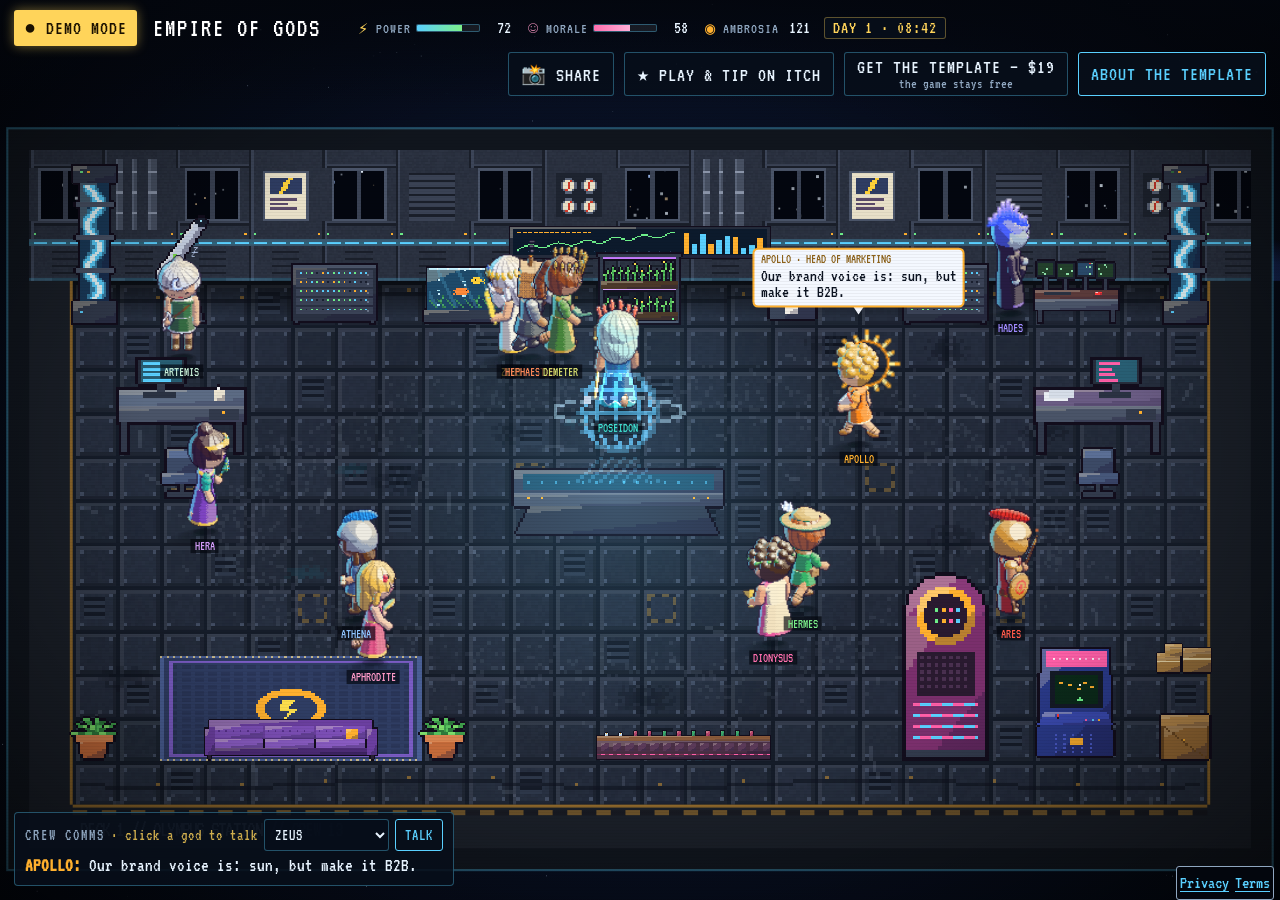
<file: index.html>
<!DOCTYPE html>
<html lang="en">
<head>
<meta charset="utf-8">
<meta name="viewport" content="width=device-width, initial-scale=1">
<title>Empire of Gods — free demo</title>
<meta name="description" content="Thirteen Greek gods run a scrappy space-station startup. Keyless demo of Empire of Gods.">
<link rel="canonical" href="https://mrjcarrazco.github.io/eog/">
<meta property="og:type" content="website">
<meta property="og:url" content="https://mrjcarrazco.github.io/eog/">
<meta property="og:title" content="Empire of Gods — free browser demo">
<meta property="og:description" content="Thirteen Greek gods run a scrappy space-station startup. Watch them bicker, judge their calls, survive the night. Plays in your browser, no download.">
<meta property="og:image" content="https://mrjcarrazco.github.io/eog/assets/og.png">
<meta property="og:image:width" content="1200">
<meta property="og:image:height" content="630">
<meta property="og:image:alt" content="Pixel-art Greek gods on a space station, with the title Empire of Gods.">
<meta name="twitter:card" content="summary_large_image">
<meta name="twitter:title" content="Empire of Gods — free browser demo">
<meta name="twitter:description" content="Thirteen Greek gods run a scrappy space-station startup. Plays in your browser, no download.">
<meta name="twitter:image" content="https://mrjcarrazco.github.io/eog/assets/og.png">
<!-- Keyless public demo: no backend, no API key, no network calls. Everything below is local files. -->
<!-- connect-src 'none' makes the browser itself refuse any fetch/XHR/WebSocket/beacon from this page. -->
<meta http-equiv="Content-Security-Policy" content="connect-src 'none'; form-action 'none'">
<meta name="referrer" content="no-referrer">
<link rel="stylesheet" href="css/demo.css">
</head>
<body>
<canvas id="stage" aria-label="Pixel-art space station with the god crew walking around. Click a god to talk."></canvas>
<div class="crt" aria-hidden="true"></div>

<div id="splash" class="splash">
  <div class="splash-inner">
    <div class="wordmark">EMPIRE OF GODS</div>
    <div class="tagline">thirteen gods &middot; one space station &middot; zero adult supervision</div>
    <div class="press">CLICK OR PRESS ANY KEY</div>
  </div>
</div>

<header class="hud">
  <button id="demo-badge" class="badge" type="button" title="What is demo mode?">&#9679; DEMO MODE</button>
  <div class="title">EMPIRE OF GODS <span class="sub">// OLYMPUS STATION</span></div>
  <div id="stats" class="stats" aria-label="Station stats">
    <div class="stat" data-k="power" title="Power: Hephaestus' reactor + Apollo's sun. Drains at night."><span class="ico">&#9889;</span><span class="lbl">POWER</span><span class="bar"><i></i></span><span class="val">0</span></div>
    <div class="stat" data-k="morale" title="Morale: parties, compliments, fewer audits."><span class="ico">&#9786;</span><span class="lbl">MORALE</span><span class="bar"><i></i></span><span class="val">0</span></div>
    <div class="stat" data-k="ambrosia" title="Ambrosia: the station's currency."><span class="ico">&#9673;</span><span class="lbl">AMBROSIA</span><span class="val">0</span></div>
    <div id="clock" class="clock" title="Station time (one day = 3 minutes)">DAY 1 &middot; 08:00</div>
  </div>
  <div class="hud-actions">
    <button id="btn-share" class="hud-btn" type="button" title="Save a share card (PNG)">&#128248; SHARE</button>
    <a id="link-itch" class="hud-btn" href="https://mrjcarrazco.itch.io/empire-of-gods" target="_blank" rel="noopener" referrerpolicy="origin" title="Play & tip on itch.io">&#9733; PLAY &amp; TIP ON ITCH</a>
    <a id="link-buy-hud" class="hud-btn" href="https://mrjcarrazco.gumroad.com/l/rqaxx?utm_source=eog_demo&amp;utm_medium=hud" target="_blank" rel="noopener" title="Get the crew as a drop-in template">GET THE TEMPLATE &mdash; $19</a>
    <button id="btn-full" class="hud-btn accent" type="button">ABOUT THE TEMPLATE</button>
  </div>
</header>

<aside id="feed" class="feed" aria-label="Crew comms">
  <div class="feed-head"><span class="feed-title">CREW COMMS</span> <span class="hint">&middot; click a god to talk</span><label class="sr-only" for="crew-select">Choose a god to talk to</label><select id="crew-select" class="feed-ctl" title="Crew comms: choose a god to talk to"></select><button id="btn-talk" class="feed-ctl" type="button" title="Crew comms: talk to the chosen god">TALK</button></div>
  <ol id="feed-list" aria-live="polite"></ol>
</aside>

<div id="dialog" class="dialog" hidden role="dialog" aria-labelledby="dlg-name">
  <button class="dialog-x" type="button" aria-label="Close">&times;</button>
  <div class="dlg-top">
    <canvas id="dlg-portrait" class="portrait" width="128" height="128" aria-hidden="true"></canvas>
    <div class="dlg-id">
      <div id="dlg-name" class="dlg-name">ZEUS</div>
      <div id="dlg-title" class="dlg-title">CEO</div>
      <div id="dlg-mood" class="dlg-mood">MOOD &#9632;&#9632;&#9632;&#9633;&#9633;</div>
    </div>
  </div>
  <p id="dlg-text" class="dlg-text"></p>
  <div id="dlg-choices" class="dlg-choices"></div>
</div>

<div id="event" class="event" hidden role="alertdialog" aria-labelledby="ev-text">
  <div class="ev-head">&#9888; STATION EVENT <span id="ev-who"></span></div>
  <p id="ev-text" class="ev-text"></p>
  <div id="ev-choices" class="ev-choices"></div>
  <div class="ev-timer"><i></i></div>
</div>

<div id="upsell" class="upsell" hidden role="dialog" aria-labelledby="upsell-title">
  <button class="upsell-x" type="button" aria-label="Close">&times;</button>
  <div id="upsell-title" class="upsell-title">A SCRIPTED CREW FOR YOUR SITE</div>
  <p>This demo runs on a <b>script</b>: authored banter, dialogue trees and station events. No API key or LLM integration is included.</p>
  <p class="upsell-free">The game is free &amp; open source (MIT code). AI Crew Engine is a $19 drop-in HTML template with the 13-NPC crew and the pure-Python pixel-art generator.</p>
  <div class="upsell-links">
    <a id="link-buy" class="hud-btn accent" href="https://mrjcarrazco.gumroad.com/l/rqaxx?utm_source=eog_demo&amp;utm_medium=upsell" target="_blank" rel="noopener">PUT THIS CREW ON YOUR SITE &mdash; $19</a>
    <a id="link-rate" class="hud-btn" href="https://mrjcarrazco.itch.io/empire-of-gods/rate" target="_blank" rel="noopener" referrerpolicy="origin">&#9733; RATE IT ON ITCH</a>
    <a id="link-itch2" class="hud-btn" href="https://mrjcarrazco.itch.io/empire-of-gods" target="_blank" rel="noopener" referrerpolicy="origin">TIP ON ITCH.IO</a>
    <a id="link-github" class="hud-btn" href="#" target="_blank" rel="noopener">SOURCE ON GITHUB</a>
  </div>
</div>

<div id="toast" class="toast" role="status" hidden></div>

<footer class="publisher-policies" aria-label="Publisher policies">
  <a href="privacy.html" target="_blank" rel="noopener noreferrer" aria-label="Privacy (opens in a new tab)">Privacy</a>
  <a href="terms.html" target="_blank" rel="noopener noreferrer" aria-label="Terms (opens in a new tab)">Terms</a>
</footer>

<script src="js/demo-data.js"></script>
<script src="js/sprite-load-plan.js"></script>
<script src="assets/sprites/manifest.js"></script>
<script src="js/assets.js"></script>
<script src="data/banter.js"></script>
<script src="data/dialogue.js"></script>
<script src="data/events.js"></script>
<script src="js/demo.js"></script>
</body>
</html>
</file>
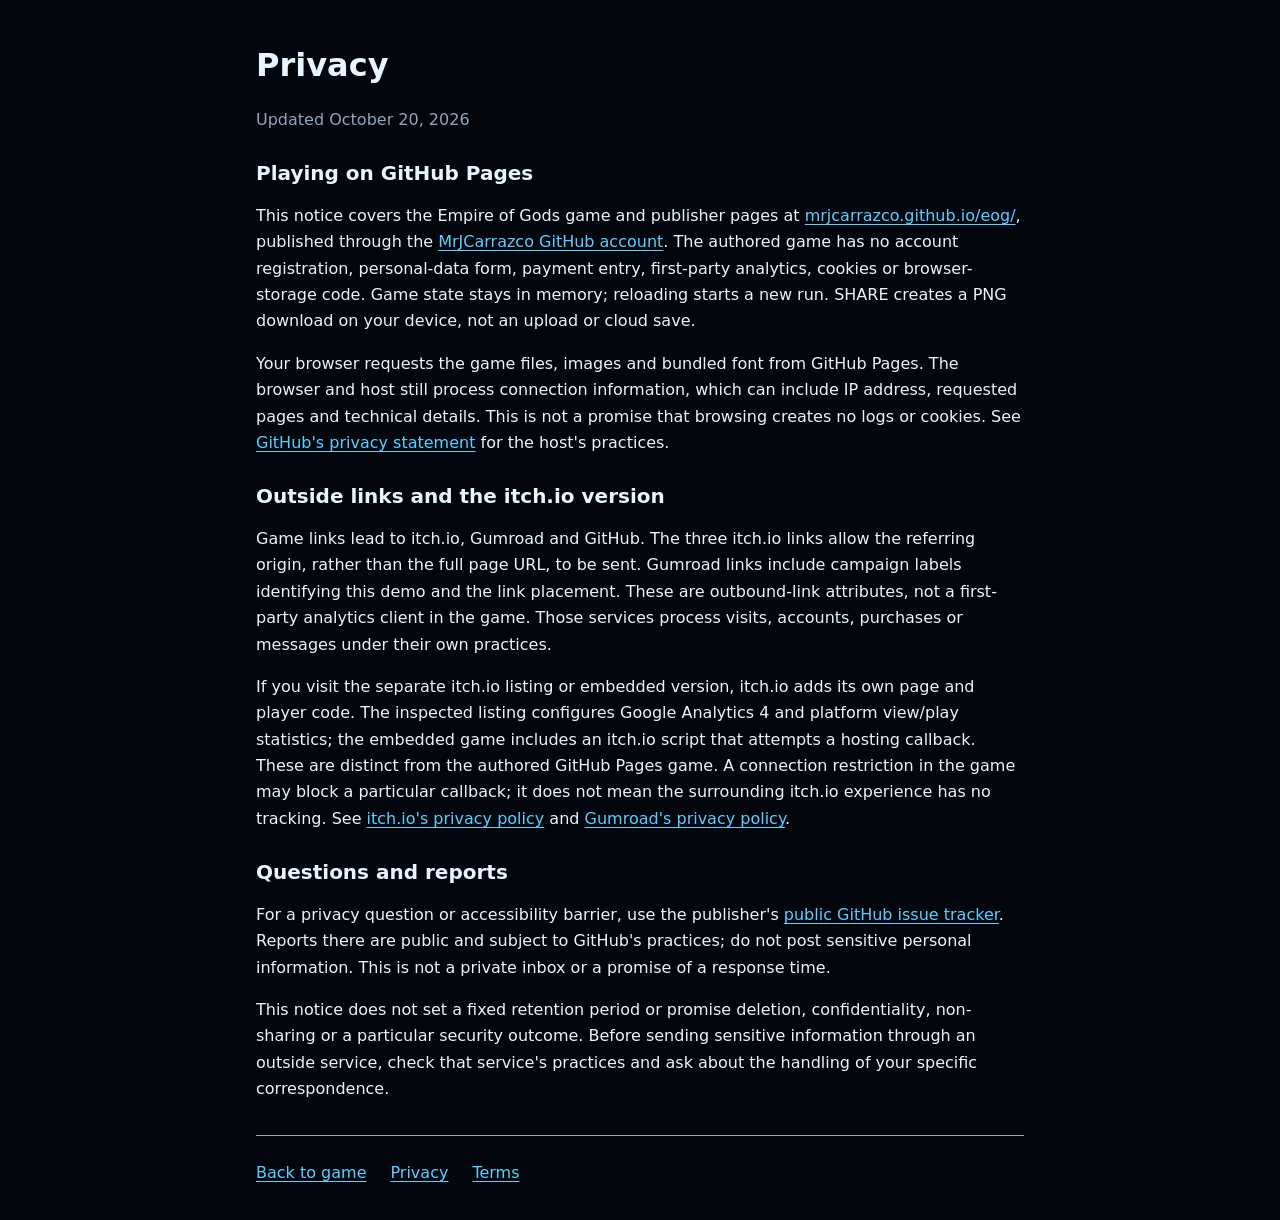
<file: privacy.html>
<!DOCTYPE html>
<html lang="en">
<head>
<meta charset="utf-8">
<meta name="viewport" content="width=device-width, initial-scale=1">
<meta name="referrer" content="no-referrer">
<meta http-equiv="Content-Security-Policy" content="default-src 'none'; style-src 'unsafe-inline'; base-uri 'none'; form-action 'none'">
<title>Privacy — Empire of Gods</title>
<link rel="canonical" href="https://mrjcarrazco.github.io/eog/privacy.html">
<style>
* { box-sizing: border-box; }
body { margin: 0; padding: 24px 20px; background: #03060d; color: #e8f4ff; font: 1rem/1.65 system-ui, sans-serif; }
main, footer { max-width: 48rem; margin: 0 auto; }
h1, h2 { line-height: 1.25; }
h2 { margin-top: 1.75rem; font-size: 1.25rem; }
a { color: #5ad0ff; text-underline-offset: .2em; overflow-wrap: anywhere; }
a:focus-visible { outline: 3px solid #ffd45a; outline-offset: 4px; }
.updated { color: #8fa6bf; }
footer { margin-top: 2rem; padding-top: 1rem; border-top: 1px solid #8fa6bf; }
footer nav { display: flex; flex-wrap: wrap; gap: .5rem 1.5rem; }
footer a { display: inline-flex; align-items: center; min-height: 44px; }
</style>
</head>
<body>
<main>
<h1>Privacy</h1>
<p class="updated">Updated October 20, 2026</p>
<h2>Playing on GitHub Pages</h2>
<p>This notice covers the Empire of Gods game and publisher pages at <a href="https://mrjcarrazco.github.io/eog/">mrjcarrazco.github.io/eog/</a>, published through the <a href="https://github.com/MrJCarrazco">MrJCarrazco GitHub account</a>. The authored game has no account registration, personal-data form, payment entry, first-party analytics, cookies or browser-storage code. Game state stays in memory; reloading starts a new run. SHARE creates a PNG download on your device, not an upload or cloud save.</p>
<p>Your browser requests the game files, images and bundled font from GitHub Pages. The browser and host still process connection information, which can include IP address, requested pages and technical details. This is not a promise that browsing creates no logs or cookies. See <a href="https://docs.github.com/en/site-policy/privacy-policies/github-general-privacy-statement">GitHub's privacy statement</a> for the host's practices.</p>
<h2>Outside links and the itch.io version</h2>
<p>Game links lead to itch.io, Gumroad and GitHub. The three itch.io links allow the referring origin, rather than the full page URL, to be sent. Gumroad links include campaign labels identifying this demo and the link placement. These are outbound-link attributes, not a first-party analytics client in the game. Those services process visits, accounts, purchases or messages under their own practices.</p>
<p>If you visit the separate itch.io listing or embedded version, itch.io adds its own page and player code. The inspected listing configures Google Analytics 4 and platform view/play statistics; the embedded game includes an itch.io script that attempts a hosting callback. These are distinct from the authored GitHub Pages game. A connection restriction in the game may block a particular callback; it does not mean the surrounding itch.io experience has no tracking. See <a href="https://itch.io/docs/legal/privacy-policy">itch.io's privacy policy</a> and <a href="https://gumroad.com/privacy">Gumroad's privacy policy</a>.</p>
<h2>Questions and reports</h2>
<p>For a privacy question or accessibility barrier, use the publisher's <a href="https://github.com/MrJCarrazco/eog/issues">public GitHub issue tracker</a>. Reports there are public and subject to GitHub's practices; do not post sensitive personal information. This is not a private inbox or a promise of a response time.</p>
<p>This notice does not set a fixed retention period or promise deletion, confidentiality, non-sharing or a particular security outcome. Before sending sensitive information through an outside service, check that service's practices and ask about the handling of your specific correspondence.</p>
</main>
<footer><nav aria-label="Publisher policies"><a href="./">Back to game</a><a href="privacy.html" aria-current="page">Privacy</a><a href="terms.html">Terms</a></nav></footer>
</body>
</html>
</file>
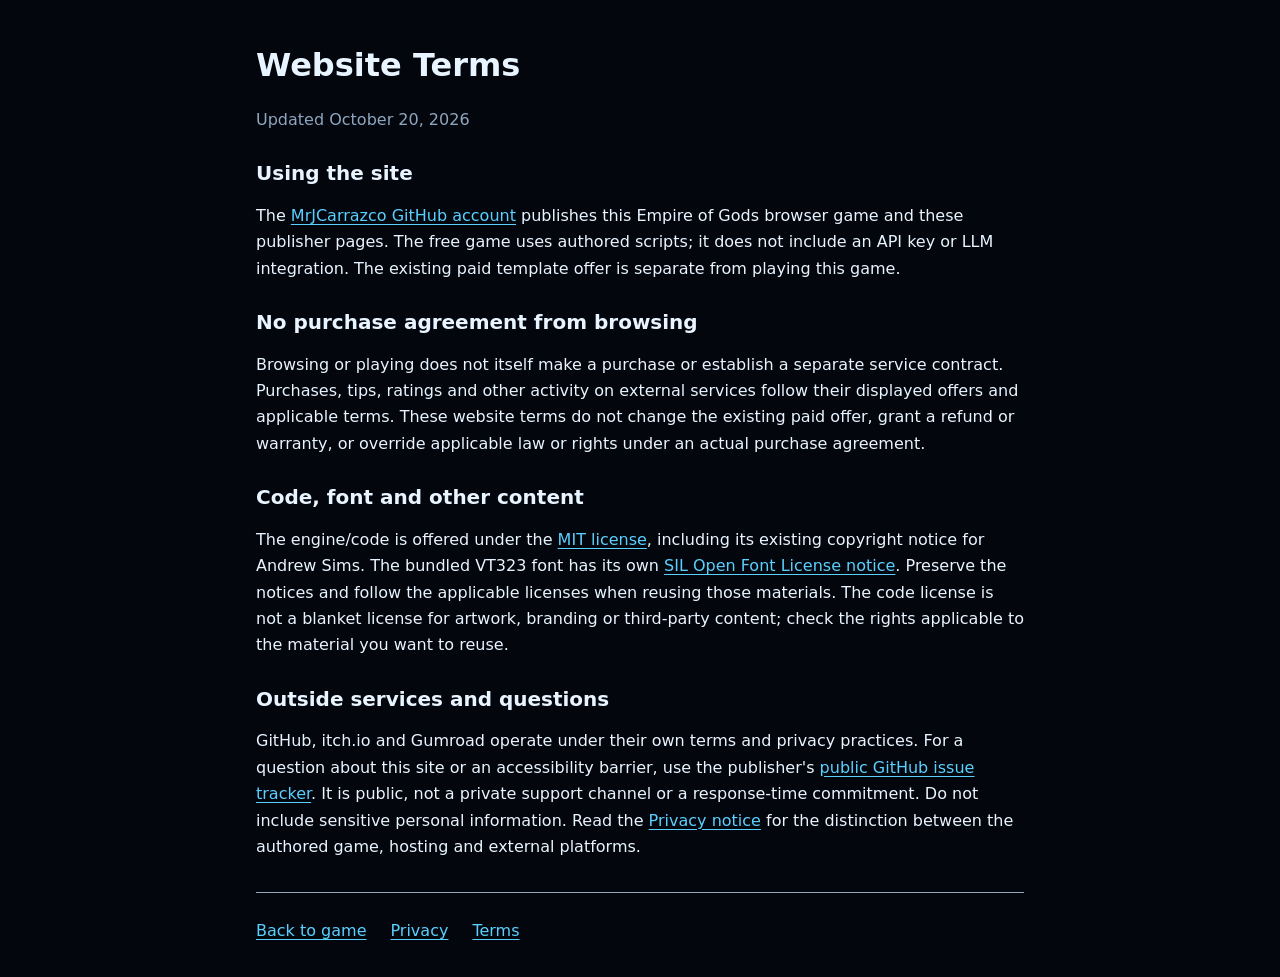
<file: terms.html>
<!DOCTYPE html>
<html lang="en">
<head>
<meta charset="utf-8">
<meta name="viewport" content="width=device-width, initial-scale=1">
<meta name="referrer" content="no-referrer">
<meta http-equiv="Content-Security-Policy" content="default-src 'none'; style-src 'unsafe-inline'; base-uri 'none'; form-action 'none'">
<title>Website Terms — Empire of Gods</title>
<link rel="canonical" href="https://mrjcarrazco.github.io/eog/terms.html">
<style>
* { box-sizing: border-box; }
body { margin: 0; padding: 24px 20px; background: #03060d; color: #e8f4ff; font: 1rem/1.65 system-ui, sans-serif; }
main, footer { max-width: 48rem; margin: 0 auto; }
h1, h2 { line-height: 1.25; }
h2 { margin-top: 1.75rem; font-size: 1.25rem; }
a { color: #5ad0ff; text-underline-offset: .2em; overflow-wrap: anywhere; }
a:focus-visible { outline: 3px solid #ffd45a; outline-offset: 4px; }
.updated { color: #8fa6bf; }
footer { margin-top: 2rem; padding-top: 1rem; border-top: 1px solid #8fa6bf; }
footer nav { display: flex; flex-wrap: wrap; gap: .5rem 1.5rem; }
footer a { display: inline-flex; align-items: center; min-height: 44px; }
</style>
</head>
<body>
<main>
<h1>Website Terms</h1>
<p class="updated">Updated October 20, 2026</p>
<h2>Using the site</h2>
<p>The <a href="https://github.com/MrJCarrazco">MrJCarrazco GitHub account</a> publishes this Empire of Gods browser game and these publisher pages. The free game uses authored scripts; it does not include an API key or LLM integration. The existing paid template offer is separate from playing this game.</p>
<h2>No purchase agreement from browsing</h2>
<p>Browsing or playing does not itself make a purchase or establish a separate service contract. Purchases, tips, ratings and other activity on external services follow their displayed offers and applicable terms. These website terms do not change the existing paid offer, grant a refund or warranty, or override applicable law or rights under an actual purchase agreement.</p>
<h2>Code, font and other content</h2>
<p>The engine/code is offered under the <a href="LICENSE">MIT license</a>, including its existing copyright notice for Andrew Sims. The bundled VT323 font has its own <a href="assets/fonts/OFL-VT323.txt">SIL Open Font License notice</a>. Preserve the notices and follow the applicable licenses when reusing those materials. The code license is not a blanket license for artwork, branding or third-party content; check the rights applicable to the material you want to reuse.</p>
<h2>Outside services and questions</h2>
<p>GitHub, itch.io and Gumroad operate under their own terms and privacy practices. For a question about this site or an accessibility barrier, use the publisher's <a href="https://github.com/MrJCarrazco/eog/issues">public GitHub issue tracker</a>. It is public, not a private support channel or a response-time commitment. Do not include sensitive personal information. Read the <a href="privacy.html">Privacy notice</a> for the distinction between the authored game, hosting and external platforms.</p>
</main>
<footer><nav aria-label="Publisher policies"><a href="./">Back to game</a><a href="privacy.html">Privacy</a><a href="terms.html" aria-current="page">Terms</a></nav></footer>
</body>
</html>
</file>
<file: css/demo.css>
/* EMPIRE OF GODS — keyless demo styles (standalone; does not load the full game's CSS) */
@font-face {
  font-family: 'VT323';
  src: url('../assets/fonts/vt323.woff2') format('woff2');
  font-display: swap;
}
:root {
  --ink: #e8f4ff;
  --dim: #8fa6bf;
  --cyan: #5ad0ff;
  --gold: #ffd45a;
  --panel: rgba(8, 14, 26, 0.86);
  --edge: rgba(90, 208, 255, 0.35);
  --font: 'VT323', 'Courier New', monospace;
}
* { box-sizing: border-box; }
html, body { margin: 0; height: 100%; overflow: hidden; background: #03060d; color: var(--ink); font-family: var(--font); }
#stage { position: fixed; inset: 0; width: 100vw; height: 100vh; display: block; }

/* faint scanlines + vignette, matching the full game's CRT read */
.crt {
  position: fixed; inset: 0; pointer-events: none; z-index: 2;
  background:
    repeating-linear-gradient(to bottom, rgba(0,0,0,0.0) 0, rgba(0,0,0,0.0) 2px, rgba(0,0,0,0.10) 3px),
    radial-gradient(ellipse at center, rgba(0,0,0,0) 55%, rgba(0,0,0,0.55) 100%);
}

/* ---------- splash ---------- */
.splash {
  position: fixed; inset: 0; z-index: 20; display: flex; align-items: center; justify-content: center;
  background: radial-gradient(ellipse at center, #0b1630 0%, #03060d 70%);
  cursor: pointer; transition: opacity 0.6s ease;
}
.splash.gone { opacity: 0; pointer-events: none; }
.splash-inner { text-align: center; }
.wordmark { font-size: clamp(48px, 9vw, 120px); letter-spacing: 6px; color: #fff; text-shadow: 0 0 18px rgba(90, 208, 255, 0.6); }
.tagline { font-size: clamp(18px, 2.2vw, 28px); color: var(--dim); margin-top: 4px; }
.press { margin-top: 36px; font-size: 24px; color: var(--gold); animation: pulse 1.1s ease-in-out infinite; }
@keyframes pulse { 0%, 100% { opacity: 1; } 50% { opacity: 0.25; } }

/* ---------- HUD ---------- */
.hud {
  position: fixed; top: 0; left: 0; right: 0; z-index: 5; display: flex; flex-wrap: wrap; align-items: center;
  gap: 6px 16px; padding: 10px 14px; background: linear-gradient(to bottom, rgba(3, 6, 13, 0.85), rgba(3, 6, 13, 0));
  pointer-events: none;
}
.hud > * { pointer-events: auto; }
.title { font-size: 26px; letter-spacing: 2px; color: #fff; }
.title .sub { color: var(--dim); font-size: 20px; }
/* wraps instead of running offscreen (html/body overflow is hidden, so offscreen = unreachable) */
.hud-actions { margin-left: auto; display: flex; flex-wrap: wrap; justify-content: flex-end; gap: 6px 10px; }
.badge {
  font-family: var(--font); font-size: 20px; letter-spacing: 1px; cursor: pointer;
  color: #1a1000; background: var(--gold); border: 0; border-radius: 3px; padding: 3px 10px;
  box-shadow: 0 0 12px rgba(255, 212, 90, 0.45);
}
.badge:hover { filter: brightness(1.1); }
.hud-btn, .badge, .title { white-space: nowrap; }
.hud-btn {
  font-family: var(--font); font-size: 20px; letter-spacing: 1px; cursor: pointer; text-decoration: none;
  color: var(--ink); background: var(--panel); border: 1px solid var(--edge); border-radius: 3px; padding: 4px 12px;
  display: inline-block;
}
.hud .hud-btn, .hud .badge { min-height: 36px; display: inline-flex; align-items: center; justify-content: center; text-align: center; }
.hud-btn:hover { border-color: var(--cyan); color: #fff; }
.hud-btn.accent { border-color: var(--cyan); color: var(--cyan); }
.hud-btn.disabled { opacity: 0.5; cursor: default; }

/* ---------- comms feed ---------- */
.feed {
  position: fixed; left: 14px; bottom: 14px; z-index: 5; width: min(440px, 46vw);
  background: var(--panel); border: 1px solid var(--edge); border-radius: 4px; padding: 6px 10px 8px;
}
.feed-head { color: var(--dim); font-size: 16px; letter-spacing: 2px; }
.feed ol { list-style: none; margin: 4px 0 0; padding: 0; }
.feed li { font-size: 19px; line-height: 1.15; margin-top: 3px; animation: feedin 0.35s ease; }
.feed li .who { font-weight: bold; }
.feed li:not(:last-child) { opacity: 0.6; }
@keyframes feedin { from { opacity: 0; transform: translateY(6px); } }

/* ---------- upsell card (non-blocking) ---------- */
.upsell {
  position: fixed; right: 14px; bottom: 14px; z-index: 6; width: min(380px, 90vw);
  background: var(--panel); border: 1px solid var(--cyan); border-radius: 4px; padding: 12px 14px;
  box-shadow: 0 0 24px rgba(90, 208, 255, 0.25); font-size: 20px; line-height: 1.2;
}
.upsell[hidden] { display: none; }
.upsell p { margin: 8px 0; }
.upsell-title { color: var(--gold); font-size: 24px; letter-spacing: 1px; }
.upsell-free { color: var(--dim); }
.upsell-links { display: flex; flex-wrap: wrap; gap: 8px; margin-top: 10px; }
.upsell-x {
  position: absolute; top: 4px; right: 8px; background: none; border: 0; color: var(--dim);
  font-size: 26px; cursor: pointer; font-family: var(--font);
}

.toast {
  position: fixed; top: calc(var(--hud-h, 56px) + 8px); left: 50%; transform: translateX(-50%); z-index: 8;
  background: var(--panel); border: 1px solid var(--gold); color: var(--ink); border-radius: 4px;
  padding: 6px 14px; font-size: 20px; max-width: 90vw; text-align: center;
}
.toast[hidden] { display: none; }

@media (max-width: 720px) {
  .title .sub { display: none; }
  .title { font-size: 20px; }
  .feed { width: calc(100vw - 28px); }
  .hud-btn, .badge { font-size: 17px; padding: 3px 8px; }
}

/* Narrow-screen HUD (council review fix) */
@media (max-width: 640px) {
  .hud { flex-wrap: wrap; height: auto; min-height: 44px; padding: 4px 8px; gap: 4px; }
  .title .sub { display: none; }
  .title { font-size: 15px; letter-spacing: 1px; }
  .hud-btn { padding: 4px 8px; font-size: 15px; }
  .hud-actions { gap: 4px; }
  .badge { font-size: 15px; padding: 3px 7px; }
  /* capped panel: the header stays, the newest lines stay at the bottom, older text clips at the top
     (a bare max-height let long wrapped lines spill out of the box and off the screen bottom) */
  .feed { max-width: 62vw; max-height: 22vh; display: flex; flex-direction: column; overflow: hidden; }
  .feed-head { flex: none; }
  .feed ol { flex: 1 1 auto; min-height: 0; overflow: hidden; display: flex; flex-direction: column; justify-content: flex-end; }
  .upsell { max-width: 88vw; right: 2vw; }
}

/* ---------- B10: station stats ---------- */
.stats { display: flex; align-items: center; gap: 14px; margin-left: 18px; pointer-events: auto; }
.stat { display: flex; align-items: center; gap: 5px; font-size: 18px; color: var(--ink); }
.stat .ico { font-size: 17px; width: 16px; text-align: center; }
.stat[data-k="power"] .ico { color: #ffd45a; }
.stat[data-k="morale"] .ico { color: #ff9ac8; }
.stat[data-k="ambrosia"] .ico { color: #ffb02e; }
.stat .lbl { color: var(--dim); font-size: 15px; letter-spacing: 1px; }
.stat .bar { width: 64px; height: 8px; background: rgba(255,255,255,0.08); border: 1px solid var(--edge); border-radius: 2px; overflow: hidden; }
.stat .bar i { display: block; height: 100%; width: 50%; background: linear-gradient(90deg, #5ad0ff, #7df08a); transition: width 0.4s ease; }
.stat[data-k="morale"] .bar i { background: linear-gradient(90deg, #ff6fae, #ffb0d8); }
.stat .val { min-width: 26px; text-align: right; }
.stat.up .val { color: #7df08a; }
.stat.down .val { color: #ff6a5a; }
.stat.low .bar i { background: #ff5a4a; animation: pulse 0.9s ease-in-out infinite; }
.clock { font-size: 18px; color: var(--gold); letter-spacing: 1px; padding: 1px 8px; border: 1px solid rgba(255,212,90,0.35); border-radius: 3px; background: var(--panel); white-space: nowrap; }
.clock.night { color: #b8c8ff; border-color: rgba(160,180,255,0.4); }
.feed .hint { color: var(--gold); letter-spacing: 1px; opacity: 0.8; }
.feed li.sys .who { color: var(--gold) !important; }

/* ---------- B10: dialogue card ---------- */
.dialog {
  position: fixed; right: 14px; top: 64px; z-index: 7; width: min(380px, 92vw);
  background: var(--panel); border: 1px solid var(--edge); border-left: 4px solid var(--cyan); border-radius: 4px;
  padding: 12px 14px; box-shadow: 0 0 28px rgba(0,0,0,0.6); animation: cardin 0.22s ease;
}
.dialog[hidden], .event[hidden] { display: none; }
@keyframes cardin { from { opacity: 0; transform: translateY(-8px); } }
.dialog-x { position: absolute; top: 4px; right: 8px; background: none; border: 0; color: var(--dim); font-size: 26px; cursor: pointer; font-family: var(--font); }
.dlg-top { display: flex; gap: 12px; align-items: center; }
.portrait { width: 96px; height: 96px; image-rendering: pixelated; border: 1px solid var(--edge); border-radius: 3px;
  background: radial-gradient(circle at 50% 40%, #1b2a4a, #070b16 75%); flex: none; }
.dlg-name { font-size: 30px; letter-spacing: 2px; line-height: 1; }
.dlg-title { font-size: 18px; color: var(--dim); }
.dlg-mood { font-size: 16px; color: var(--gold); margin-top: 4px; letter-spacing: 1px; }
.dlg-text { font-size: 21px; line-height: 1.2; min-height: 52px; margin: 10px 0 8px; }
.dlg-choices, .ev-choices { display: flex; flex-direction: column; gap: 6px; }
.choice {
  font-family: var(--font); font-size: 19px; text-align: left; cursor: pointer; color: var(--ink);
  background: rgba(90,208,255,0.06); border: 1px solid var(--edge); border-radius: 3px; padding: 5px 10px;
}
.choice:hover, .choice:focus-visible { border-color: var(--cyan); background: rgba(90,208,255,0.16); color: #fff; outline: none; }
.choice .fx { color: var(--dim); font-size: 16px; margin-left: 6px; }

/* ---------- B10: event card ---------- */
.event {
  position: fixed; left: 50%; top: 64px; transform: translateX(-50%); z-index: 8; width: min(460px, 92vw);
  background: rgba(26, 12, 10, 0.92); border: 1px solid #ffb02e; border-radius: 4px; padding: 10px 14px 12px;
  box-shadow: 0 0 30px rgba(255, 176, 46, 0.28); animation: cardin 0.25s ease;
}
.ev-head { color: #ffb02e; font-size: 18px; letter-spacing: 2px; }
.ev-head span { color: var(--ink); margin-left: 6px; }
.ev-text { font-size: 22px; line-height: 1.2; margin: 6px 0 10px; }
.ev-choices { flex-direction: row; }
.ev-choices .choice { flex: 1; border-color: rgba(255,176,46,0.5); background: rgba(255,176,46,0.08); }
.ev-choices .choice:hover { border-color: #ffb02e; background: rgba(255,176,46,0.2); }
.ev-timer { height: 3px; margin-top: 8px; background: rgba(255,255,255,0.08); }
.ev-timer i { display: block; height: 100%; background: #ffb02e; width: 100%; }

@media (max-width: 1500px) { .title .sub { display: none; } }
@media (max-width: 1240px) { .stat .lbl { display: none; } }
@media (max-width: 900px) {
  .title { display: none; }
  .stats { margin-left: 4px; gap: 8px; }
  .stat .bar { width: 38px; }
}
@media (max-width: 640px) {
  .stats { order: 3; width: 100%; justify-content: space-between; margin: 2px 0 0; }
  .stat { font-size: 14px; }
  .clock { font-size: 14px; }
  .dialog { top: auto; bottom: 8px; right: 4vw; }
  .dlg-text { font-size: 18px; }
  .choice { font-size: 16px; }
  .feed .hint { display: none; }
}

/* ---------- responsive HUD (council 2026-10-15, R-EOG31/R-EOG32) ----------
   --hud-h is the HUD's measured bottom edge, kept current by js/demo.js (layoutCam);
   cards open below it and scroll internally instead of sliding under it or offscreen.
   Gated in a real browser by check_responsive_hud.mjs across 14 pinned viewports. */
.dialog, .event { top: calc(var(--hud-h, 56px) + 8px); max-height: calc(100vh - var(--hud-h, 56px) - 16px); overflow-y: auto; }
.upsell { max-height: calc(100vh - var(--hud-h, 56px) - 22px); overflow-y: auto; }
@media (max-width: 640px) {
  .dialog { top: auto; }
}
/* narrow portrait: 2-column control grid, stats on their own full-width row */
@media (max-width: 640px) and (min-height: 501px) {
  .hud { display: grid; grid-template-columns: 1fr 1fr; padding: 4px 6px; }
  .hud-actions { display: contents; }
  .hud .hud-btn, .hud .badge { white-space: normal; min-width: 0; padding: 3px 6px; line-height: 1; }
  #btn-full { grid-column: 1 / -1; }
  .stats { order: 9; grid-column: 1 / -1; flex-wrap: wrap; gap: 2px 8px; }
}
/* short landscape (phones on their side): two compact rows, HUD stays well under 45% of the height */
@media (max-height: 500px) {
  .hud { display: grid; grid-template-columns: auto 1fr; grid-template-areas: "badge stats" "act act"; padding: 4px 8px; gap: 4px 10px; }
  .title { display: none; }
  .badge { grid-area: badge; }
  .stats { grid-area: stats; order: 0; width: auto; margin: 0; gap: 2px 10px; flex-wrap: wrap; justify-content: flex-start; }
  .stat .bar { width: 38px; }
  .hud-actions { grid-area: act; margin: 0; flex-wrap: nowrap; gap: 4px; }
  .hud-actions .hud-btn { flex: 1 1 auto; }
  .hud .hud-btn, .hud .badge { white-space: normal; font-size: 15px; padding: 2px 6px; min-height: 34px; line-height: 1; }
  .dialog { top: calc(var(--hud-h, 56px) + 4px); bottom: auto; max-height: calc(100vh - var(--hud-h, 56px) - 8px); padding: 8px 12px; }
  .portrait { width: 56px; height: 56px; }
  .dlg-name { font-size: 24px; }
  .dlg-text { font-size: 17px; min-height: 0; margin: 6px 0; }
  .choice { font-size: 15px; padding: 3px 8px; }
  .event { top: calc(var(--hud-h, 56px) + 4px); max-height: calc(100vh - var(--hud-h, 56px) - 8px); padding: 6px 12px 8px; }
  .ev-text { font-size: 18px; margin: 4px 0 6px; }
  .upsell { bottom: 6px; max-height: calc(100vh - var(--hud-h, 56px) - 12px); font-size: 17px; padding: 8px 12px; }
  .upsell p { margin: 4px 0; }
  .upsell-title { font-size: 20px; padding-right: 24px; }
  /* the comms feed would cover half the station here: newest two lines only, narrower */
  .feed { width: min(320px, 42vw); max-height: none; left: 8px; bottom: 6px; padding: 4px 8px 6px; }
  .feed-head { font-size: 14px; }
  .feed li { font-size: 16px; }
  .feed li:nth-last-child(n+3) { display: none; }
  .feed .hint { display: none; }
}

/* ---------- keyboard crew comms (R-EOG35): native select + TALK in the feed header ----------
   Same row as CREW COMMS (the hint shrinks first, the visible title drops on small screens -
   the aside keeps the accessible name); the message list shows one line fewer so the panel
   does not grow past its old bounds. Not part of the HUD. */
.sr-only { position: absolute; width: 1px; height: 1px; margin: -1px; padding: 0; border: 0; overflow: hidden; clip: rect(0 0 0 0); white-space: nowrap; }
.feed-head { display: flex; align-items: center; gap: 6px; }
.feed-title { flex: none; }
.feed .hint { flex: 0 100 auto; min-width: 0; overflow: hidden; white-space: nowrap; text-overflow: ellipsis; }
.feed-ctl {
  font-family: var(--font); font-size: 16px; letter-spacing: 1px; color: var(--ink); background: var(--panel);
  border: 1px solid var(--edge); border-radius: 3px; min-height: 32px; padding: 2px 6px;
}
#crew-select { flex: 1 1 auto; min-width: 0; cursor: pointer; }
#crew-select option { background: #08101e; color: var(--ink); }
#btn-talk { flex: none; min-width: 48px; cursor: pointer; border-color: var(--cyan); color: var(--cyan); }
.feed-ctl:hover { border-color: var(--cyan); color: #fff; }
.feed-ctl:focus-visible { outline: 2px solid var(--gold); outline-offset: 1px; }
.feed li:nth-last-child(n+4) { display: none; }
@media (max-width: 640px) {
  .feed-title { display: none; }
  .feed li:nth-last-child(n+3) { display: none; }
}
@media (max-height: 500px) {
  .feed-title { display: none; }
}

/* Publisher policies: separate from the HUD, crew controls and commercial exits. */
.publisher-policies {
  position: fixed; right: 6px; bottom: 0; z-index: 5;
  display: flex; gap: 6px; padding: 0 3px;
  background: #03060d; border: 1px solid #8fa6bf; border-radius: 3px;
  font-family: var(--font); font-size: 18px; line-height: 1;
}
.publisher-policies a {
  display: inline-flex; align-items: center; min-height: 32px;
  color: #5ad0ff; text-underline-offset: 3px;
}
.publisher-policies a:focus-visible { outline: 2px solid #ffd45a; outline-offset: 1px; }

/* ---------- Day-1 report card (built by js/demo.js at the first morning) ----------
   Non-blocking, in the upsell's slot (the two never show together). */
.report {
  position: fixed; right: 14px; bottom: 14px; z-index: 6; width: min(380px, 90vw);
  max-height: calc(100vh - var(--hud-h, 56px) - 22px); overflow-y: auto;
  background: var(--panel); border: 1px solid var(--gold); border-radius: 4px; padding: 12px 14px;
  box-shadow: 0 0 24px rgba(255, 212, 90, 0.22); font-size: 20px; line-height: 1.2; animation: cardin 0.22s ease;
}
.report[hidden] { display: none; }
.report-title { color: var(--gold); font-size: 24px; letter-spacing: 1px; padding-right: 24px; }
.report-x { position: absolute; top: 4px; right: 8px; background: none; border: 0; color: var(--dim); font-size: 26px; cursor: pointer; font-family: var(--font); }
.report-stats { list-style: none; margin: 8px 0; padding: 0; display: grid; grid-template-columns: 1fr 1fr; gap: 2px 14px; font-size: 18px; color: var(--dim); }
.report-stats li { display: flex; justify-content: space-between; gap: 6px; }
.report-stats b { color: var(--ink); font-weight: normal; }
.report-quote { margin: 8px 0; }
.report-quote .who { display: block; margin-top: 2px; font-size: 18px; }
.report-links { display: flex; flex-wrap: wrap; gap: 8px; margin-top: 10px; }
.report-links .hud-btn { display: inline-flex; align-items: center; min-height: 36px; }
@media (pointer: coarse) { .report-links .hud-btn { min-height: 44px; } }
@media (max-width: 640px) {
  .report { right: 2vw; max-width: 88vw; font-size: 17px; padding: 8px 10px; }
  .report-title { font-size: 20px; }
  .report-stats { font-size: 15px; }
}
@media (max-height: 500px) {
  .report { bottom: 6px; max-height: calc(100vh - var(--hud-h, 56px) - 12px); font-size: 17px; padding: 8px 12px; }
  .report-title { font-size: 20px; }
  .report-stats { grid-template-columns: repeat(4, auto); font-size: 15px; }
}

/* ---------- Pass 5 (council WO#6): DEMO MODE panel, share-save card, free-vs-$19 + itch notes ---------- */
.demo-panel p { margin: 8px 0; }
.demo-panel b { color: var(--gold); font-weight: normal; }
/* the share-save card sits under the HUD (not in the report's slot), so SHARE from the report keeps it */
.report.share-panel { top: calc(var(--hud-h, 56px) + 8px); bottom: auto; left: 50%; right: auto; transform: translateX(-50%);
  width: min(420px, 92vw); max-width: none; z-index: 8; animation: none; }
.share-preview { display: block; width: 100%; height: auto; margin: 8px 0; border: 1px solid var(--edge); }
.share-panel p { margin: 6px 0; }
.share-name { color: var(--ink); font-weight: normal; overflow-wrap: anywhere; }
.share-local { color: var(--dim); }
.itch-note { margin-top: 8px; font-size: 16px; line-height: 1.2; color: var(--dim); }
/* "$19" buttons carry a second line: the game itself stays free. On the HUD only where there is room
   (wide + tall); narrower HUDs keep the same sentence in the button's title. */
.buy-note { display: none; }
.report .buy-2line { flex-direction: column; line-height: 1.05; }
.report .buy-note { display: block; font-size: 15px; letter-spacing: 0; color: var(--dim); }
@media (min-width: 1241px) and (min-height: 501px) {
  .hud .buy-2line { flex-direction: column; line-height: 1; }
  .hud .buy-note { display: block; font-size: 14px; letter-spacing: 0; color: var(--dim); }
}
</file>
